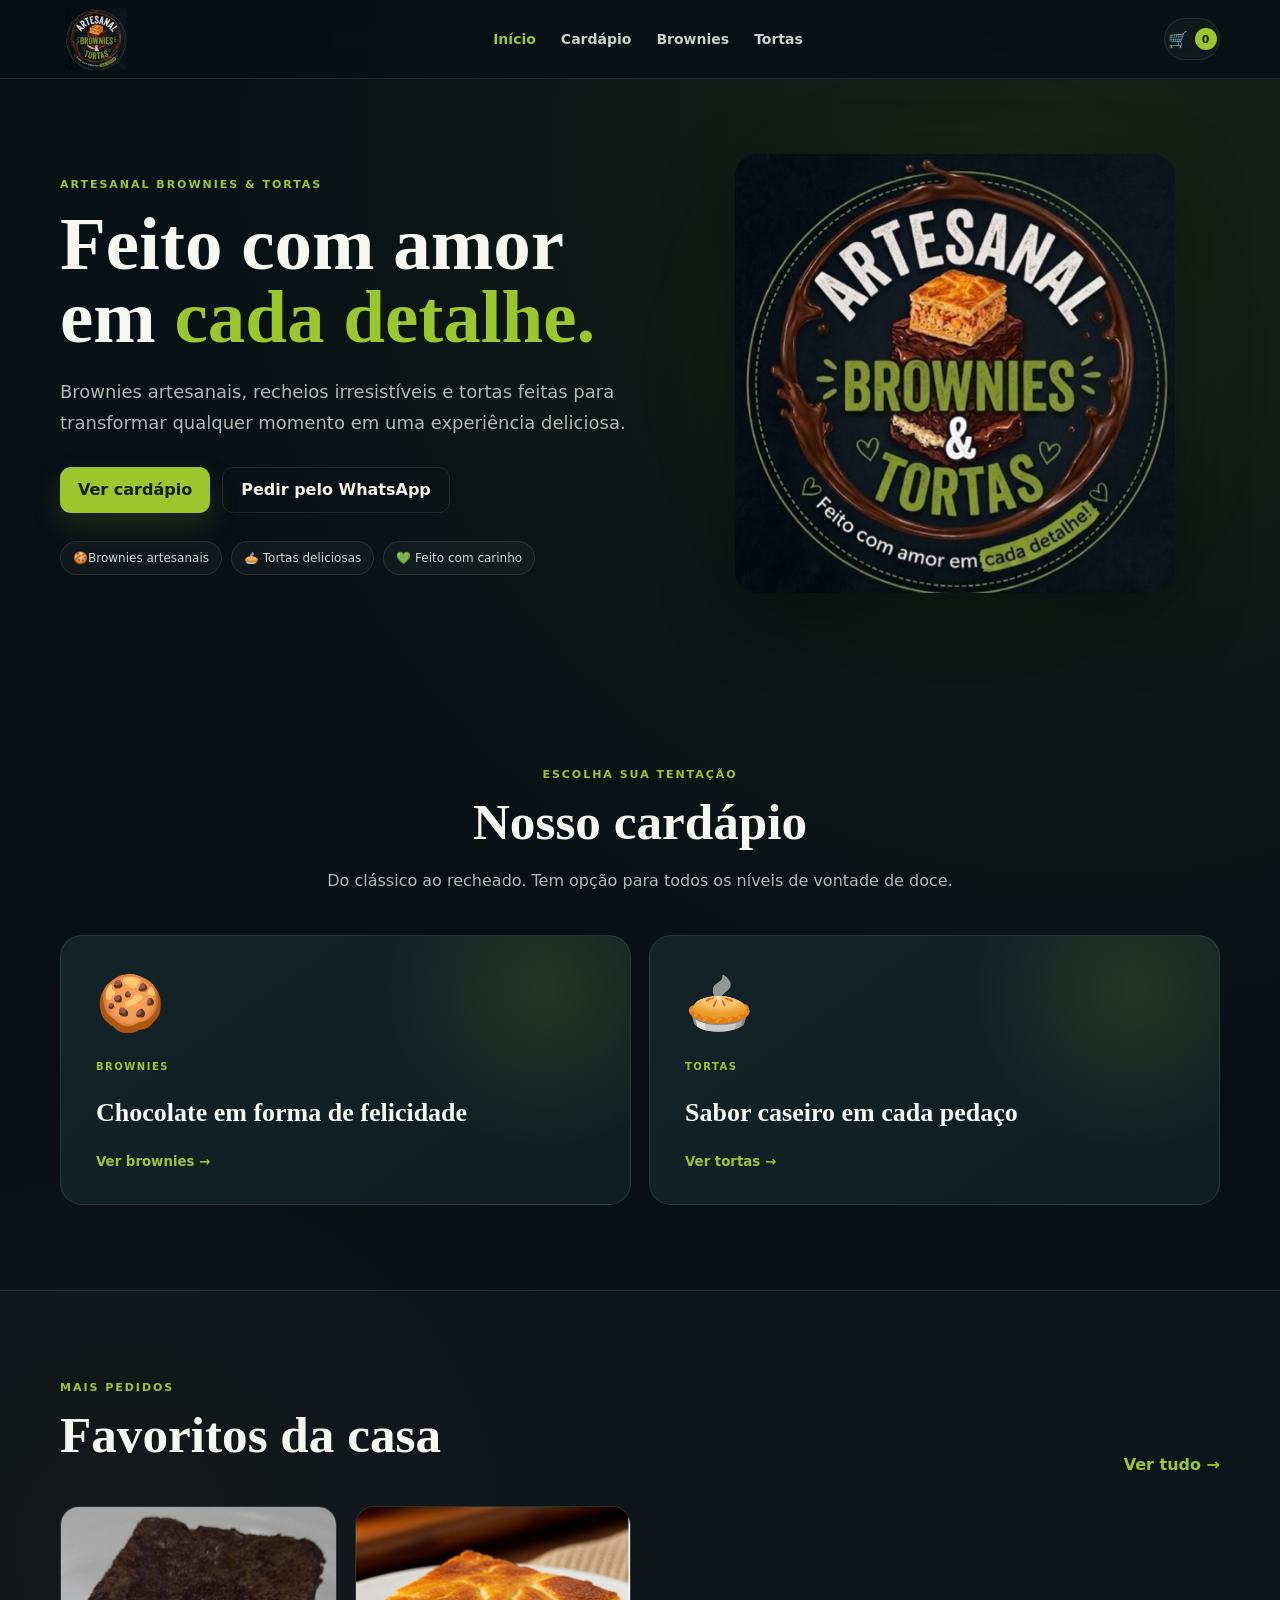
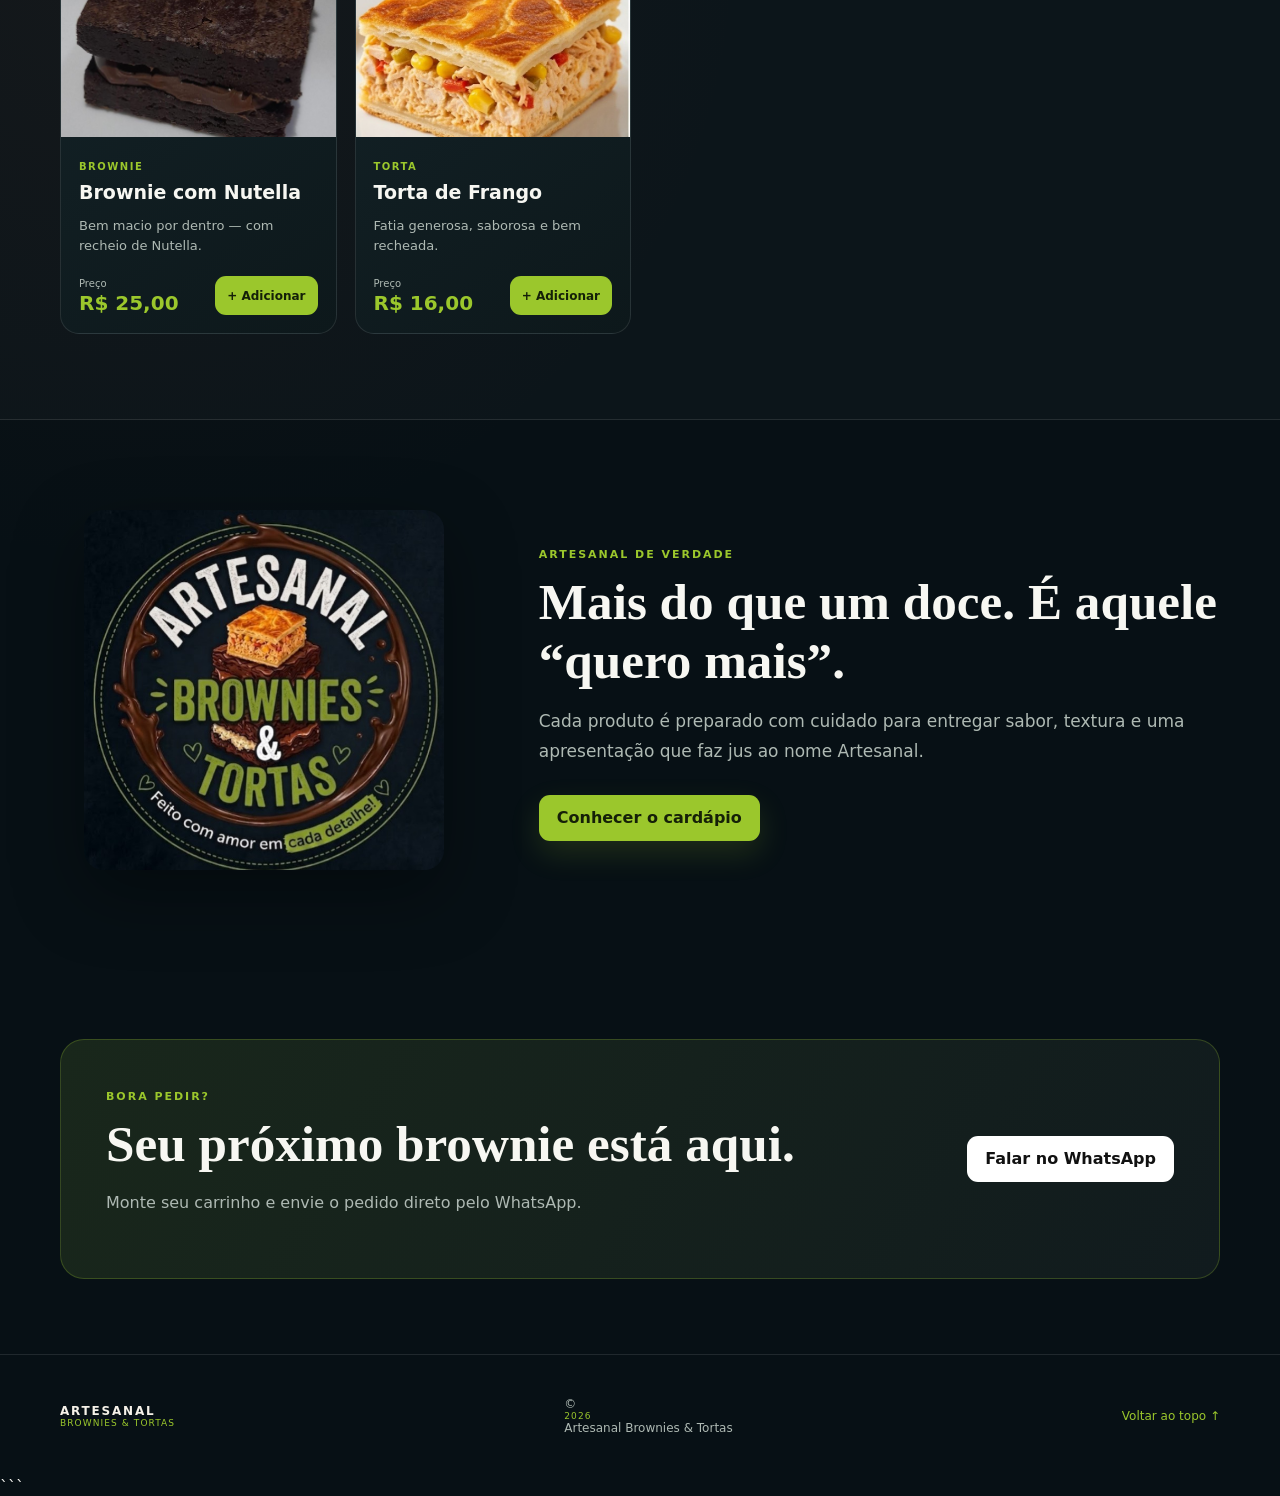
<file: index.html>
<!doctype html>
<html lang="pt-BR">
  <head>
    <meta charset="utf-8" />
    <meta name="viewport" content="width=device-width, initial-scale=1" />

    <meta
      name="description"
      content="Artesanal Brownies & Tortas"
    />

    <title>Artesanal Brownies & Tortas</title>

    <link rel="stylesheet" href="styles.css" />
  </head>

  <body>
    <!-- CABEÇALHO -->
    <header class="site-header">
      <div class="container header-inner">

        <!-- LOGO -->
        <a href="index.html" class="brand">
          <img
            src="images/logo.png"
            alt="Artesanal Brownies & Tortas"
            class="logo"
          />
        </a>

        <!-- MENU -->
        <nav class="nav" id="nav">
          <a class="active" href="index.html">Início</a>
          <a href="cardapio.html">Cardápio</a>
          <a href="brownies.html">Brownies</a>
          <a href="tortas.html">Tortas</a>
        </nav>

        <!-- CARRINHO -->
        <a href="carrinho.html" class="cart-icon">
          🛒
          <span id="cart-count">0</span>
        </a>

        <!-- MENU MOBILE -->
        <button
          class="hamburger"
          id="hamburger"
          type="button"
          aria-label="Abrir menu"
        >
          ☰
        </button>

      </div>
    </header>

    <!-- CONTEÚDO PRINCIPAL -->
    <main>

      <!-- HERO -->
      <section class="hero">
        <div class="container hero-grid">

          <div>
            <span class="eyebrow">
              ARTESANAL BROWNIES & TORTAS
            </span>

            <h1>
              Feito com amor em
              <em>cada detalhe.</em>
            </h1>

            <p>
              Brownies artesanais, recheios irresistíveis e tortas feitas
              para transformar qualquer momento em uma experiência deliciosa.
            </p>

            <div class="hero-buttons">
              <a
                class="btn btn-primary"
                href="cardapio.html"
              >
                Ver cardápio
              </a>

              <a
                class="btn btn-outline"
                data-whatsapp
                target="_blank"
                rel="noopener noreferrer"
              >
                Pedir pelo WhatsApp
              </a>
            </div>

            <div class="hero-tags">
              <span>🍪Brownies artesanais</span>
              <span>🥧 Tortas deliciosas</span>
              <span>💚 Feito com carinho</span>
            </div>
          </div>

          <!-- LOGO / DESTAQUE -->
          <div class="hero-logo-wrap">
            <div class="hero-glow"></div>

            <img
              src="images/logo.png"
              alt="Logo Artesanal Brownies & Tortas"
              class="hero-logo"
            />
          </div>

        </div>
      </section>

      <!-- CATEGORIAS -->
      <section class="section">
        <div class="container">

          <div class="section-head center">
            <span class="eyebrow">
              ESCOLHA SUA TENTAÇÃO
            </span>

            <h2>Nosso cardápio</h2>

            <p>
              Do clássico ao recheado. Tem opção para todos os níveis
              de vontade de doce.
            </p>
          </div>

          <div class="category-grid">

            <!-- BROWNIES -->
            <a
              class="category-card"
              href="brownies.html"
            >
              <div class="category-icon">
                🍪
              </div>

              <span>BROWNIES</span>

              <h3>
                Chocolate em forma de felicidade
              </h3>

              <small>
                Ver brownies →
              </small>
            </a>

            <!-- TORTAS -->
            <a
              class="category-card"
              href="tortas.html"
            >
              <div class="category-icon">
                🥧
              </div>

              <span>TORTAS</span>

              <h3>
                Sabor caseiro em cada pedaço
              </h3>

              <small>
                Ver tortas →
              </small>
            </a>

          </div>
        </div>
      </section>

      <!-- PRODUTOS EM DESTAQUE -->
      <section class="section featured">
        <div class="container">

          <div class="section-head">

            <div>
              <span class="eyebrow">
                MAIS PEDIDOS
              </span>

              <h2>
                Favoritos da casa
              </h2>
            </div>

            <a
              class="text-link"
              href="cardapio.html"
            >
              Ver tudo →
            </a>

          </div>

          <!-- Produtos carregados pelo JavaScript -->
          <div
            class="product-grid"
            id="featured-products"
          ></div>

        </div>
      </section>

      <!-- SOBRE -->
      <section class="about-section">
        <div class="container about-grid">

          <div class="about-logo">
            <img
              src="images/logo.png"
              alt="Artesanal Brownies & Tortas"
            />
          </div>

          <div>
            <span class="eyebrow">
              ARTESANAL DE VERDADE
            </span>

            <h2>
              Mais do que um doce.
              É aquele “quero mais”.
            </h2>

            <p>
              Cada produto é preparado com cuidado para entregar sabor,
              textura e uma apresentação que faz jus ao nome Artesanal.
            </p>

            <a
              class="btn btn-primary"
              href="cardapio.html"
            >
              Conhecer o cardápio
            </a>
          </div>

        </div>
      </section>

      <!-- CHAMADA PARA PEDIDO -->
      <section class="cta">
        <div class="container cta-box">

          <div>
            <span class="eyebrow">
              BORA PEDIR?
            </span>

            <h2>
              Seu próximo brownie está aqui.
            </h2>

            <p>
              Monte seu carrinho e envie o pedido direto pelo WhatsApp.
            </p>
          </div>

          <a
            class="btn btn-light"
            data-whatsapp
            target="_blank"
            rel="noopener noreferrer"
          >
            Falar no WhatsApp
          </a>

        </div>
      </section>

    </main>

    <!-- RODAPÉ -->
    <footer class="site-footer">
      <div class="container footer-inner">

        <div>
          <strong>ARTESANAL</strong>
          <span>BROWNIES & TORTAS</span>
        </div>

        <p>
          © <span id="year"></span>
          Artesanal Brownies & Tortas
        </p>

        <a href="index.html">
          Voltar ao topo ↑
        </a>

      </div>
    </footer>

    <!-- NOTIFICAÇÃO -->
    <div
      id="toast"
      class="toast"
      aria-live="polite"
    ></div>

    <!-- JAVASCRIPT -->
    <script src="produtos.js"></script>
    <script src="script.js"></script>
  </body>
</html>
```
</file>
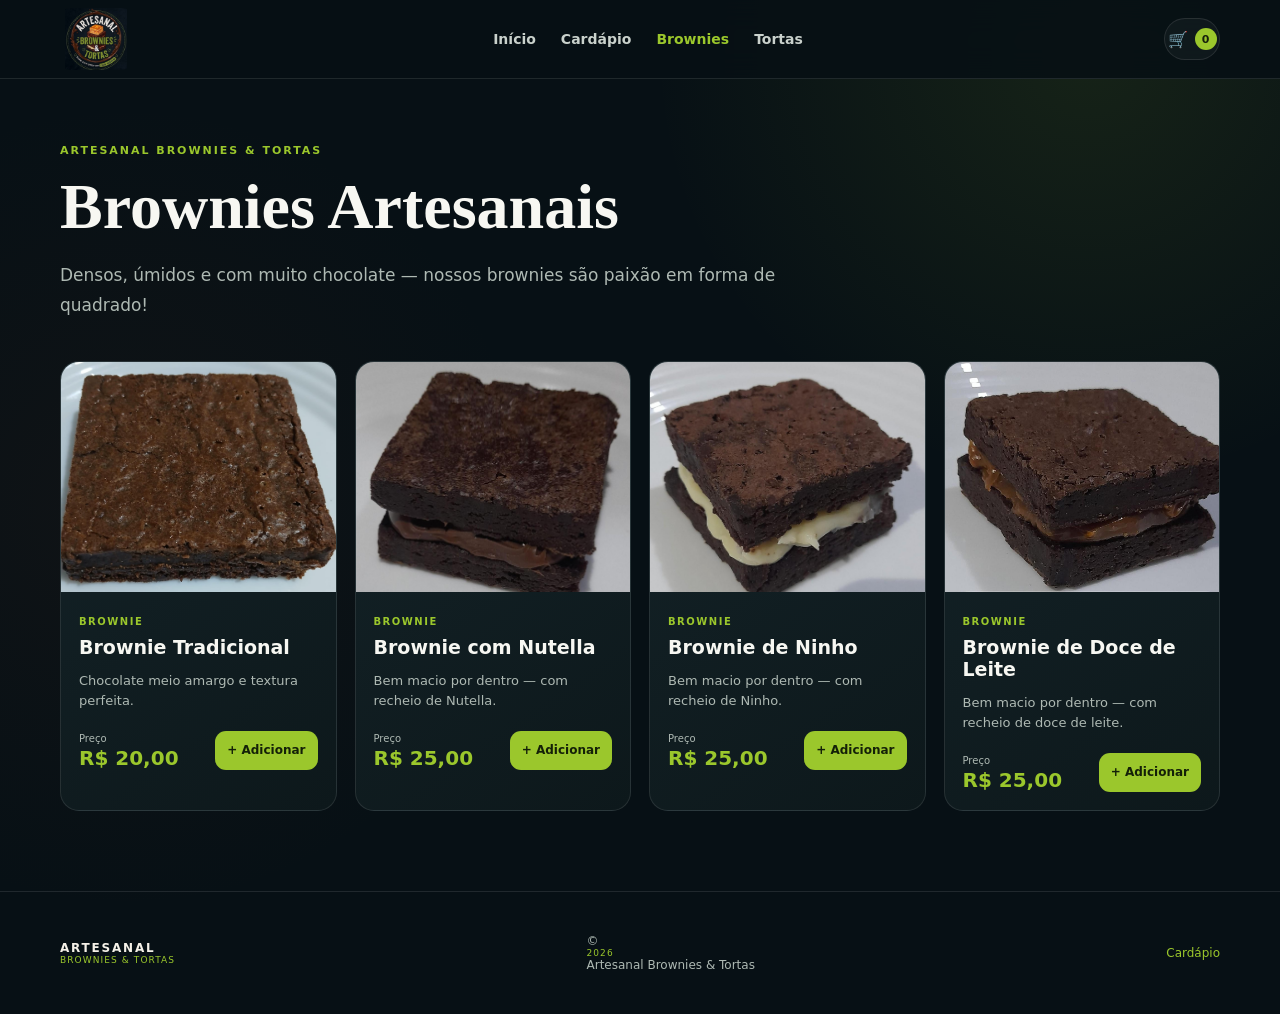
<file: brownies.html>
<!doctype html>
<html lang="pt-BR">
  <head>
    <meta charset="utf-8" />
    <meta name="viewport" content="width=device-width,initial-scale=1" />

    <title>Brownies — Artesanal Brownies & Tortas</title>

    <link rel="stylesheet" href="styles.css" />
  </head>

  <body class="tema-brownie">
    <!-- HEADER -->
    <header class="site-header">
      <div class="container header-inner">
        <a href="index.html" class="brand">
          <img src="images/logo.png" class="logo" alt="Artesanal" />
        </a>

        <nav class="nav" id="nav">
          <a href="index.html">Início</a>
          <a href="cardapio.html">Cardápio</a>
          <a class="active" href="brownies.html">Brownies</a>
          <a href="tortas.html">Tortas</a>
        </nav>

        <a href="carrinho.html" class="cart-icon">
          🛒 <span id="cart-count">0</span>
        </a>

        <button class="hamburger" id="hamburger">&#9776;</button>
      </div>
    </header>

    <!-- MAIN -->
    <main class="container page">
      <section class="page-head">
        <span class="eyebrow">ARTESANAL BROWNIES & TORTAS</span>
        <h1>Brownies Artesanais</h1>
        <p>
          Densos, úmidos e com muito chocolate — nossos brownies são paixão
          em forma de quadrado!
        </p>
      </section>

      <section class="product-grid" id="brownies-products"></section>
    </main>

    <!-- FOOTER -->
    <footer class="site-footer">
      <div class="container footer-inner">
        <div>
          <strong>ARTESANAL</strong>
          <span>BROWNIES & TORTAS</span>
        </div>

        <p>© <span id="year"></span> Artesanal Brownies & Tortas</p>

        <a href="cardapio.html">Cardápio</a>
      </div>
    </footer>

    <!-- TOAST -->
    <div id="toast" class="toast"></div>

    <script src="produtos.js"></script>
    <script src="script.js"></script>
  </body>
</html>
</file>
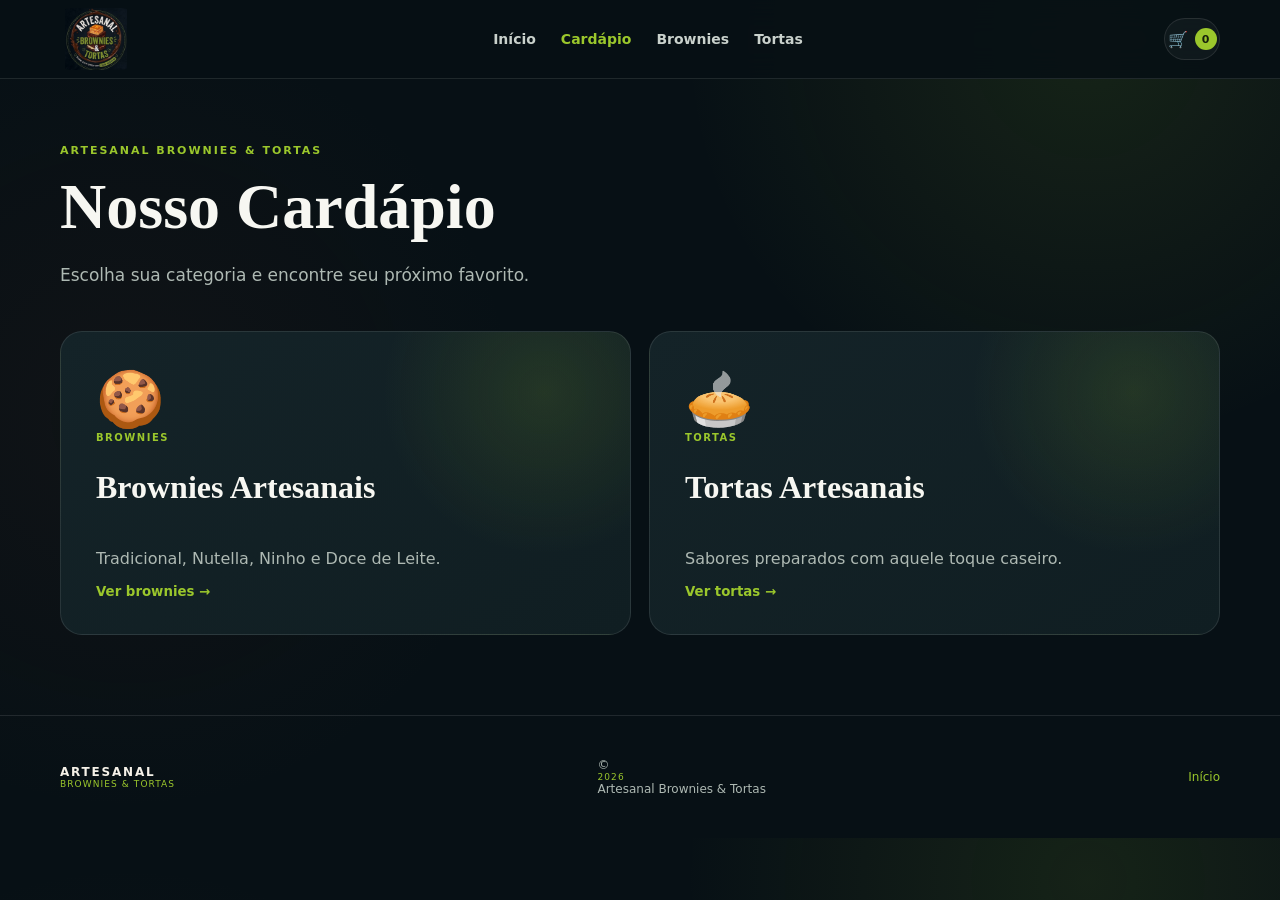
<file: cardapio.html>
<!doctype html>
<html lang="pt-BR">
  <head>
    <meta charset="utf-8" />

    <meta
      name="viewport"
      content="width=device-width, initial-scale=1"
    />

    <title>Cardápio — Artesanal Brownies & Tortas</title>

    <link
      rel="stylesheet"
      href="styles.css"
    />
  </head>

  <body>

    <!-- CABEÇALHO -->
    <header class="site-header">
      <div class="container header-inner">

        <!-- LOGO -->
        <a
          href="index.html"
          class="brand"
        >
          <img
            src="images/logo.png"
            class="logo"
            alt="Artesanal Brownies & Tortas"
          />
        </a>

        <!-- MENU DE NAVEGAÇÃO -->
        <nav
          class="nav"
          id="nav"
        >
          <a href="index.html">
            Início
          </a>

          <a
            class="active"
            href="cardapio.html"
          >
            Cardápio
          </a>

          <a href="brownies.html">
            Brownies
          </a>

          <a href="tortas.html">
            Tortas
          </a>
        </nav>

        <!-- CARRINHO -->
        <a
          href="carrinho.html"
          class="cart-icon"
        >
          🛒
          <span id="cart-count">0</span>
        </a>

        <!-- MENU MOBILE -->
        <button
          class="hamburger"
          id="hamburger"
          type="button"
          aria-label="Abrir menu"
        >
          ☰
        </button>

      </div>
    </header>

    <!-- CONTEÚDO PRINCIPAL -->
    <main class="container page">

      <!-- CABEÇALHO DA PÁGINA -->
      <section class="page-head">

        <span class="eyebrow">
          ARTESANAL BROWNIES & TORTAS
        </span>

        <h1>
          Nosso Cardápio
        </h1>

        <p>
          Escolha sua categoria e encontre seu próximo favorito.
        </p>

      </section>

      <!-- CATEGORIAS -->
      <section class="category-grid category-grid-large">

        <!-- BROWNIES -->
        <a
          class="category-card"
          href="brownies.html"
        >

          <div class="category-icon">
            🍪
          </div>

          <span>
            BROWNIES
          </span>

          <h2>
            Brownies Artesanais
          </h2>

          <p>
            Tradicional, Nutella, Ninho e Doce de Leite.
          </p>

          <small>
            Ver brownies →
          </small>

        </a>

        <!-- TORTAS -->
        <a
          class="category-card"
          href="tortas.html"
        >

          <div class="category-icon">
            🥧
          </div>

          <span>
            TORTAS
          </span>

          <h2>
            Tortas Artesanais
          </h2>

          <p>
            Sabores preparados com aquele toque caseiro.
          </p>

          <small>
            Ver tortas →
          </small>

        </a>

      </section>

    </main>

    <!-- RODAPÉ -->
    <footer class="site-footer">
      <div class="container footer-inner">

        <div>
          <strong>
            ARTESANAL
          </strong>

          <span>
            BROWNIES & TORTAS
          </span>
        </div>

        <p>
          ©
          <span id="year"></span>
          Artesanal Brownies & Tortas
        </p>

        <a href="index.html">
          Início
        </a>

      </div>
    </footer>

    <!-- NOTIFICAÇÃO -->
    <div
      id="toast"
      class="toast"
      aria-live="polite"
    ></div>

    <!-- JAVASCRIPT -->
    <script src="produtos.js"></script>
    <script src="script.js"></script>

  </body>
</html>
</file>
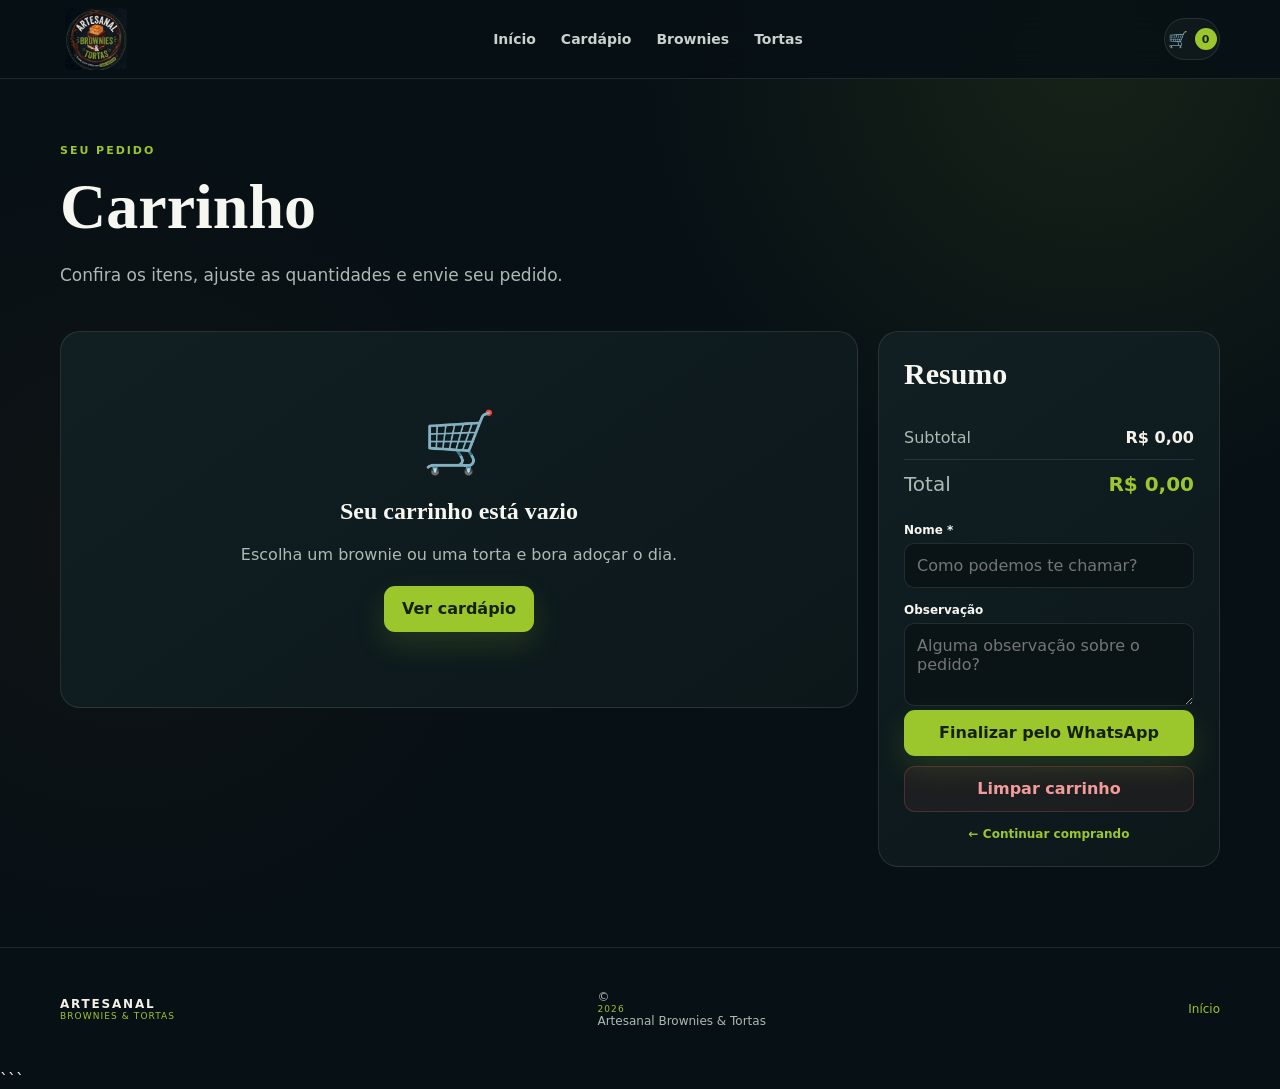
<file: carrinho.html>
<!doctype html>
<html lang="pt-BR">

  <head>
    <meta charset="utf-8" />

    <meta
      name="viewport"
      content="width=device-width, initial-scale=1"
    />

    <title>Carrinho — Artesanal Brownies & Tortas</title>

    <link
      rel="stylesheet"
      href="styles.css"
    />
  </head>

  <body>

    <!-- ==============================
         CABEÇALHO
    =============================== -->
    <header class="site-header">
      <div class="container header-inner">

        <!-- LOGO -->
        <a
          href="index.html"
          class="brand"
        >
          <img
            src="images/logo.png"
            class="logo"
            alt="Artesanal Brownies & Tortas"
          />
        </a>

        <!-- MENU DE NAVEGAÇÃO -->
        <nav
          class="nav"
          id="nav"
        >
          <a href="index.html">
            Início
          </a>

          <a href="cardapio.html">
            Cardápio
          </a>

          <a href="brownies.html">
            Brownies
          </a>

          <a href="tortas.html">
            Tortas
          </a>
        </nav>

        <!-- CARRINHO -->
        <a
          href="carrinho.html"
          class="cart-icon"
          aria-label="Abrir carrinho"
        >
          🛒
          <span id="cart-count">0</span>
        </a>

        <!-- MENU MOBILE -->
        <button
          class="hamburger"
          id="hamburger"
          type="button"
          aria-label="Abrir menu"
        >
          ☰
        </button>

      </div>
    </header>

    <!-- ==============================
         CONTEÚDO PRINCIPAL
    =============================== -->
    <main class="container page">

      <!-- TÍTULO DA PÁGINA -->
      <section class="page-head">

        <span class="eyebrow">
          SEU PEDIDO
        </span>

        <h1>
          Carrinho
        </h1>

        <p>
          Confira os itens, ajuste as quantidades e envie seu pedido.
        </p>

      </section>

      <!-- ==============================
           ÁREA DO CARRINHO
      =============================== -->
      <section class="cart-layout">

        <!-- ITENS DO CARRINHO -->
        <div class="cart-box">

          <div id="cart-items">
            <!--
              Os produtos serão inseridos
              aqui pelo JavaScript.
            -->
          </div>

        </div>

        <!-- ==============================
             RESUMO / CHECKOUT
        =============================== -->
        <aside class="checkout-box">

          <h2>
            Resumo
          </h2>

          <!-- SUBTOTAL -->
          <div class="summary-row">

            <span>
              Subtotal
            </span>

            <strong id="cart-subtotal">
              R$ 0,00
            </strong>

          </div>

          <!-- TOTAL -->
          <div class="summary-row total">

            <span>
              Total
            </span>

            <strong id="cart-total">
              R$ 0,00
            </strong>

          </div>

          <!-- NOME DO CLIENTE -->
          <div class="form-group">

            <label for="customer-name">
              Nome *
            </label>

            <input
              id="customer-name"
              type="text"
              placeholder="Como podemos te chamar?"
            />

          </div>
          
          <!-- OBSERVAÇÃO -->
          <div class="form-group">

            <label for="customer-note">
              Observação
            </label>

            <textarea
              id="customer-note"
              rows="3"
              placeholder="Alguma observação sobre o pedido?"
            ></textarea>

          </div>

          <!-- FINALIZAR PEDIDO -->
          <button
            class="btn btn-primary full"
            id="checkout"
            type="button"
          >
            Finalizar pelo WhatsApp
          </button>

          <!-- LIMPAR CARRINHO -->
          <button
            class="btn btn-danger full"
            id="clear-cart"
            type="button"
          >
            Limpar carrinho
          </button>

          <!-- CONTINUAR COMPRANDO -->
          <a
            class="continue"
            href="cardapio.html"
          >
            ← Continuar comprando
          </a>

        </aside>

      </section>

    </main>

    <!-- ==============================
         RODAPÉ
    =============================== -->
    <footer class="site-footer">

      <div class="container footer-inner">

        <div>
          <strong>
            ARTESANAL
          </strong>

          <span>
            BROWNIES & TORTAS
          </span>
        </div>

        <p>
          ©
          <span id="year"></span>
          Artesanal Brownies & Tortas
        </p>

        <a href="index.html">
          Início
        </a>

      </div>

    </footer>

    <!-- ==============================
         NOTIFICAÇÃO
    =============================== -->
    <div
      id="toast"
      class="toast"
      aria-live="polite"
    ></div>

    <!-- ==============================
         JAVASCRIPT
    =============================== -->
    <script src="produtos.js"></script>
    <script src="script.js"></script>

  </body>
</html>
```
</file>
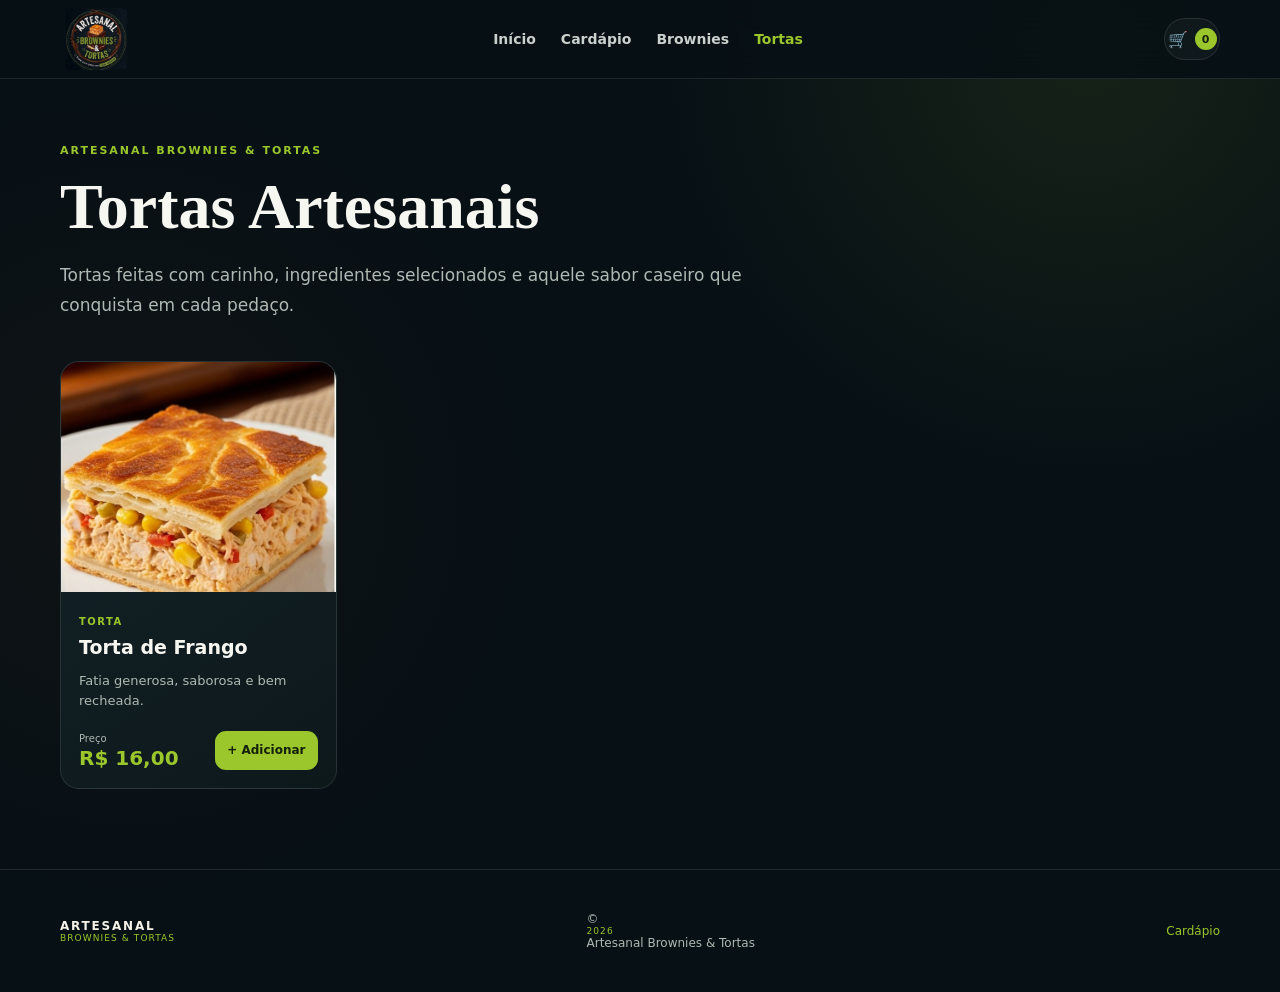
<file: tortas.html>
<!doctype html>
<html lang="pt-BR">

<head>
  <meta charset="utf-8" />

  <meta
    name="viewport"
    content="width=device-width,initial-scale=1"
  />

  <title>Tortas — Artesanal Brownies & Tortas</title>

  <link rel="stylesheet" href="styles.css" />
</head>

<body class="tema-torta">

  <!-- HEADER -->
  <header class="site-header">

    <div class="container header-inner">

      <!-- LOGO -->
      <a href="index.html" class="brand">

        <img
          src="images/logo.png"
          class="logo"
          alt="Artesanal Brownies & Tortas"
        />

      </a>


      <!-- MENU -->
      <nav class="nav" id="nav">

        <a href="index.html">
          Início
        </a>

        <a href="cardapio.html">
          Cardápio
        </a>

        <a href="brownies.html">
          Brownies
        </a>

        <a
          class="active"
          href="tortas.html"
        >
          Tortas
        </a>

      </nav>


      <!-- CARRINHO -->
      <a
        href="carrinho.html"
        class="cart-icon"
      >
        🛒
        <span id="cart-count">0</span>
      </a>


      <!-- MENU MOBILE -->
      <button
        class="hamburger"
        id="hamburger"
        aria-label="Abrir menu"
      >
        &#9776;
      </button>

    </div>

  </header>


  <!-- MAIN -->
  <main class="container page">

    <!-- CABEÇALHO DA PÁGINA -->
    <section class="page-head">

      <span class="eyebrow">
        ARTESANAL BROWNIES & TORTAS
      </span>

      <h1>
        Tortas Artesanais
      </h1>

      <p>
        Tortas feitas com carinho, ingredientes selecionados
        e aquele sabor caseiro que conquista em cada pedaço.
      </p>

    </section>


    <!-- PRODUTOS DE TORTAS -->
    <section
      class="product-grid"
      id="tortas-products"
    ></section>

  </main>


  <!-- FOOTER -->
  <footer class="site-footer">

    <div class="container footer-inner">

      <div>

        <strong>
          ARTESANAL
        </strong>

        <span>
          BROWNIES & TORTAS
        </span>

      </div>


      <p>
        ©
        <span id="year"></span>
        Artesanal Brownies & Tortas
      </p>


      <a href="cardapio.html">
        Cardápio
      </a>

    </div>

  </footer>


  <!-- TOAST -->
  <div
    id="toast"
    class="toast"
  ></div>


  <!-- JAVASCRIPT -->
  <script src="produtos.js"></script>
  <script src="script.js"></script>

</body>

</html>
</file>
<file: styles.css>
:root {
  --bg: #071015;
  --card: #101e22;
  --green: #9bc72c;
  --green2: #b6df48;
  --cream: #f5f1e8;
  --text: #f7f7f2;
  --muted: #aeb9b3;
  --line: rgba(255, 255, 255, .1);
  --danger: #d65d5d;
  --shadow: 0 24px 70px rgba(0, 0, 0, .36);
}

* {
  box-sizing: border-box;
}

html {
  scroll-behavior: smooth;
}

body {
  margin: 0;
  color: var(--text);
  background: radial-gradient(circle at 85% 5%, rgba(155, 199, 44, .1), transparent 30%),
    radial-gradient(circle at 10% 50%, rgba(106, 50, 29, .09), transparent 32%),
    var(--bg);
  font-family: Inter, system-ui, -apple-system, BlinkMacSystemFont, "Segoe UI", sans-serif;
}

a {
  color: inherit;
  text-decoration: none;
}

button,
input,
textarea {
  font: inherit;
}

button {
  cursor: pointer;
}

.container {
  width: min(1160px, calc(100% - 32px));
  margin: auto;
}

/* HEADER */
.site-header {
  position: sticky;
  top: 0;
  z-index: 100;
  background: rgba(7, 16, 21, .9);
  backdrop-filter: blur(16px);
  border-bottom: 1px solid var(--line);
}

.header-inner {
  min-height: 78px;
  display: flex;
  align-items: center;
  gap: 24px;
}

.brand {
  display: flex;
}

.logo {
  width: 72px;
  height: 62px;
  object-fit: contain;
  border-radius: 10px;
}

.nav {
  display: flex;
  justify-content: center;
  gap: 25px;
  flex: 1;
}

.nav a {
  color: #c9d1cc;
  font-size: 14px;
  font-weight: 700;
}

.nav a:hover,
.nav a.active {
  color: var(--green);
}

.cart-icon {
  min-width: 56px;
  height: 42px;
  display: flex;
  justify-content: center;
  align-items: center;
  gap: 7px;
  border: 1px solid var(--line);
  border-radius: 999px;
  background: #ffffff09;
  font-weight: 800;
}

.cart-icon span {
  min-width: 22px;
  height: 22px;
  padding: 0 6px;
  display: grid;
  place-items: center;
  background: var(--green);
  color: #17200c;
  border-radius: 50%;
  font-size: 11px;
}

.hamburger {
  display: none;
  border: 0;
  background: transparent;
  color: #fff;
  font-size: 25px;
}

/* HERO */
.hero {
  padding: 75px 0 85px;
}

.hero-grid {
  display: grid;
  grid-template-columns: 1.05fr .95fr;
  align-items: center;
  gap: 45px;
}

.eyebrow {
  display: inline-block;
  color: var(--green);
  font-size: 11px;
  font-weight: 900;
  letter-spacing: .18em;
}

.hero h1,
.page-head h1,
.section-head h2,
.about-section h2,
.cta h2,
.category-card h2,
.category-card h3,
.checkout-box h2,
.empty-cart h2 {
  font-family: Georgia, "Times New Roman", serif;
}

.hero h1 {
  max-width: 720px;
  margin: 15px 0 22px;
  font-size: clamp(45px, 6vw, 75px);
  line-height: .98;
}

.hero h1 em {
  color: var(--green);
  font-style: normal;
}

.hero p,
.page-head p,
.section-head p,
.about-section p,
.cta p {
  color: var(--muted);
  line-height: 1.75;
}

.hero p {
  max-width: 630px;
  font-size: 18px;
}

.hero-buttons {
  display: flex;
  gap: 12px;
  flex-wrap: wrap;
  margin: 28px 0;
}

.btn {
  min-height: 46px;
  padding: 12px 18px;
  display: inline-flex;
  align-items: center;
  justify-content: center;
  border: 0;
  border-radius: 11px;
  font-weight: 900;
  transition: .2s;
}

.btn:hover {
  transform: translateY(-2px);
}

.btn-primary {
  background: var(--green);
  color: #152008;
  box-shadow: 0 12px 30px #9bc72c29;
}

.btn-primary:hover {
  background: var(--green2);
}

.btn-outline {
  border: 1px solid var(--line);
  background: transparent;
  color: var(--cream);
}

.btn-outline:hover {
  border-color: var(--green);
}

.btn-light {
  background: #fff;
  color: #111;
}

.btn-danger {
  background: #d65d5d14;
  color: #f29b9b;
  border: 1px solid #d65d5d40;
  margin-top: 10px;
}

.full {
  width: 100%;
}

.hero-tags {
  display: flex;
  flex-wrap: wrap;
  gap: 9px;
}

.hero-tags span {
  padding: 9px 12px;
  border: 1px solid var(--line);
  border-radius: 999px;
  color: #cfd8d3;
  background: #ffffff09;
  font-size: 12px;
}

.hero-logo-wrap {
  position: relative;
  display: grid;
  place-items: center;
}

.hero-logo {
  width: min(440px, 90%);
  position: relative;
  z-index: 1;
  border-radius: 22px;
  box-shadow: var(--shadow);
}

.hero-glow {
  position: absolute;
  width: 330px;
  height: 330px;
  border-radius: 50%;
  background: #9bc72c21;
  filter: blur(80px);
}

/* SECTIONS */
.section {
  padding: 85px 0;
}

.section-head {
  margin-bottom: 32px;
}

.section-head.center {
  text-align: center;
  max-width: 700px;
  margin: 0 auto 40px;
}

.section-head h2,
.about-section h2,
.cta h2 {
  font-size: clamp(34px, 4vw, 52px);
  margin: 10px 0;
}

.section-head:not(.center) {
  display: flex;
  align-items: end;
  justify-content: space-between;
  gap: 20px;
}

.category-grid {
  display: grid;
  grid-template-columns: repeat(2, 1fr);
  gap: 18px;
}

.category-card {
  padding: 35px;
  min-height: 270px;
  display: flex;
  flex-direction: column;
  justify-content: flex-end;
  border: 1px solid var(--line);
  border-radius: 22px;
  background: radial-gradient(circle at 85% 20%, #9bc72c21, transparent 30%),
    linear-gradient(145deg, #142328, #101e22);
  transition: .25s;
}

.category-card:hover {
  transform: translateY(-5px);
  border-color: #9bc72c73;
  box-shadow: var(--shadow);
}

.category-icon {
  font-size: 55px;
  margin-bottom: auto;
}

.category-card > span,
.product-category {
  color: var(--green);
  font-size: 10px;
  font-weight: 900;
  letter-spacing: .15em;
}

.category-card h2 {
  font-size: 32px;
}

.category-card h3 {
  font-size: 26px;
}

.category-card p {
  color: var(--muted);
}

.category-card small,
.text-link {
  color: var(--green);
  font-weight: 900;
}

/* PRODUCTS */
.featured {
  background: #ffffff05;
  border-block: 1px solid var(--line);
}

.product-grid {
  display: grid;
  grid-template-columns: repeat(4, 1fr);
  gap: 18px;
}

.product-card {
  overflow: hidden;
  border: 1px solid var(--line);
  border-radius: 19px;
  background: linear-gradient(145deg, #142328, #0d181b);
  transition: .25s;
}

.product-card:hover {
  transform: translateY(-5px);
  border-color: #9bc72c66;
  box-shadow: var(--shadow);
}

.product-image {
  height: 230px;
  position: relative;
  display: grid;
  place-items: center;
  overflow: hidden;
  background: radial-gradient(circle at 50% 40%, #6a321da6, transparent 60%), #0a1114;
}

.product-image img {
  width: 100%;
  height: 100%;
  object-fit: cover;
}

.product-placeholder {
  display: none;
  font-size: 75px;
}

.product-image.no-image .product-placeholder {
  display: block;
}

.product-body {
  padding: 18px;
}

.product-body h3 {
  margin: 7px 0;
  font-size: 19px;
}

.product-body p {
  min-height: 43px;
  color: var(--muted);
  font-size: 13px;
  line-height: 1.55;
}

.product-bottom {
  display: flex;
  justify-content: space-between;
  align-items: end;
  gap: 12px;
  margin-top: 17px;
}

.product-bottom small {
  display: block;
  color: var(--muted);
  font-size: 10px;
}

.product-bottom strong {
  display: block;
  color: var(--green);
  font-size: 20px;
  margin-top: 2px;
}

.btn-small {
  min-height: 39px;
  padding: 9px 12px;
  font-size: 12px;
  background: var(--green);
  color: #142008;
}

/* ABOUT */
.about-section {
  padding: 90px 0;
}

.about-grid {
  display: grid;
  grid-template-columns: .75fr 1.25fr;
  align-items: center;
  gap: 70px;
}

.about-logo {
  text-align: center;
}

.about-logo img {
  width: min(360px, 100%);
  border-radius: 20px;
  box-shadow: var(--shadow);
}

.about-section p {
  max-width: 650px;
  font-size: 17px;
  margin-bottom: 28px;
}

/* CTA */
.cta {
  padding: 75px 0;
}

.cta-box {
  padding: 45px;
  border: 1px solid #9bc72c40;
  border-radius: 24px;
  background: linear-gradient(120deg, #19271b, #111b1e);
  display: flex;
  align-items: center;
  justify-content: space-between;
  gap: 25px;
}

/* FOOTER */
.site-footer {
  padding: 30px 0;
  border-top: 1px solid var(--line);
}

.footer-inner {
  display: flex;
  align-items: center;
  justify-content: space-between;
  gap: 20px;
  color: var(--muted);
  font-size: 12px;
}

.footer-inner strong {
  display: block;
  color: var(--cream);
  letter-spacing: .15em;
}

.footer-inner span {
  display: block;
  color: var(--green);
  font-size: 9px;
  letter-spacing: .12em;
}

.footer-inner a {
  color: var(--green);
}

/* PAGE / GENERIC */
.page {
  padding-top: 60px;
  padding-bottom: 80px;
  min-height: 70vh;
}

.page-head {
  max-width: 760px;
  margin-bottom: 40px;
}

.page-head h1 {
  font-size: clamp(42px, 5vw, 65px);
  margin: 12px 0;
}

.page-head p {
  font-size: 17px;
}

/* CART / CHECKOUT */
.cart-layout {
  display: grid;
  grid-template-columns: 1.4fr .6fr;
  gap: 20px;
  align-items: start;
}

.cart-box,
.checkout-box {
  border: 1px solid var(--line);
  border-radius: 20px;
  background: linear-gradient(145deg, #111f23, #0c171a);
}

.cart-box {
  padding: 5px 22px;
}

.checkout-box {
  padding: 25px;
  position: sticky;
  top: 100px;
}

.checkout-box h2 {
  margin-top: 0;
  font-size: 30px;
}

.summary-row {
  display: flex;
  justify-content: space-between;
  padding: 12px 0;
  color: var(--muted);
  border-bottom: 1px solid var(--line);
}

.summary-row strong {
  color: var(--cream);
}

.summary-row.total {
  font-size: 20px;
  border-bottom: 0;
}

.summary-row.total strong {
  color: var(--green);
}

.form-group {
  margin-top: 15px;
}

.form-group label {
  display: block;
  margin-bottom: 6px;
  font-size: 12px;
  font-weight: 800;
}

.form-group input,
.form-group textarea {
  width: 100%;
  border: 1px solid var(--line);
  border-radius: 10px;
  background: #0a1417;
  color: #fff;
  padding: 12px;
  outline: none;
}

.form-group input:focus,
.form-group textarea:focus {
  border-color: var(--green);
}

.continue {
  display: block;
  text-align: center;
  margin-top: 15px;
  color: var(--green);
  font-size: 12px;
  font-weight: 900;
}

.cart-item {
  display: grid;
  grid-template-columns: 90px 1fr auto;
  gap: 18px;
  align-items: center;
  padding: 18px 0;
  border-bottom: 1px solid var(--line);
}

.cart-item-image {
  width: 90px;
  height: 90px;
  border-radius: 13px;
  overflow: hidden;
  display: grid;
  place-items: center;
  background: #172427;
  font-size: 35px;
}

.cart-item-image img {
  width: 100%;
  height: 100%;
  object-fit: cover;
}

.cart-item-info > span {
  color: var(--green);
  font-size: 9px;
  font-weight: 900;
  letter-spacing: .14em;
}

.cart-item-info h3 {
  margin: 5px 0;
  font-size: 17px;
}

.cart-item-info small {
  color: var(--muted);
}

.cart-item-actions {
  display: flex;
  align-items: center;
  gap: 18px;
}

.quantity {
  display: flex;
  align-items: center;
  gap: 8px;
}

.quantity button {
  width: 30px;
  height: 30px;
  border: 1px solid var(--line);
  border-radius: 7px;
  background: transparent;
  color: #fff;
}

.item-total {
  color: var(--green);
  white-space: nowrap;
}

.remove {
  border: 0;
  background: transparent;
  color: #d88787;
  font-size: 11px;
}

.empty-cart {
  padding: 70px 20px;
  text-align: center;
}

.empty-cart > div {
  font-size: 60px;
}

.empty-cart p {
  color: var(--muted);
  margin-bottom: 22px;
}

/* TOAST */
.toast {
  position: fixed;
  left: 50%;
  bottom: 24px;
  z-index: 200;
  transform: translate(-50%, 25px);
  opacity: 0;
  pointer-events: none;
  padding: 12px 18px;
  border-radius: 999px;
  background: var(--cream);
  color: #111;
  font-weight: 900;
  font-size: 13px;
  transition: .25s;
}

.toast.show {
  opacity: 1;
  transform: translate(-50%, 0);
}

/* RESPONSIVE */
@media (max-width: 980px) {
  .product-grid {
    grid-template-columns: repeat(2, 1fr);
  }

  .hero-grid,
  .about-grid {
    grid-template-columns: 1fr;
  }

  .hero-logo-wrap {
    order: -1;
  }

  .hero-logo {
    width: min(360px, 75%);
  }

  .cart-layout {
    grid-template-columns: 1fr;
  }

  .checkout-box {
    position: static;
  }
}

@media (max-width: 720px) {
  .container {
    width: min(100% - 24px, 1160px);
  }

  .header-inner {
    min-height: 68px;
  }

  .logo {
    width: 62px;
    height: 54px;
  }

  .hamburger {
    display: block;
  }

  .nav {
    display: none;
    position: absolute;
    left: 12px;
    right: 12px;
    top: 68px;
    padding: 15px;
    flex-direction: column;
    gap: 0;
    border: 1px solid var(--line);
    border-radius: 15px;
    background: #0b171a;
    box-shadow: var(--shadow);
  }

  .nav.open {
    display: flex;
  }

  .nav a {
    padding: 13px;
    border-bottom: 1px solid var(--line);
  }

  .nav a:last-child {
    border-bottom: 0;
  }

  .hero {
    padding-top: 45px;
  }

  .hero h1 {
    font-size: 46px;
  }

  .category-grid,
  .product-grid {
    grid-template-columns: 1fr;
  }

  .product-image {
    height: 250px;
  }

  .section-head:not(.center) {
    align-items: start;
  }

  .cta-box {
    display: block;
    padding: 30px;
  }

  .cta-box .btn {
    width: 100%;
    margin-top: 15px;
  }

  .footer-inner {
    flex-direction: column;
    align-items: flex-start;
  }

  .cart-item {
    grid-template-columns: 70px 1fr;
  }

  .cart-item-image {
    width: 70px;
    height: 70px;
  }

  .cart-item-actions {
    grid-column: 1 / -1;
    justify-content: space-between;
  }
}

@media (max-width: 420px) {
  .hero h1 {
    font-size: 39px;
  }

  .hero-buttons .btn {
    width: 100%;
  }

  .hero-tags span {
    width: 100%;
    text-align: center;
  }
}
</file>
